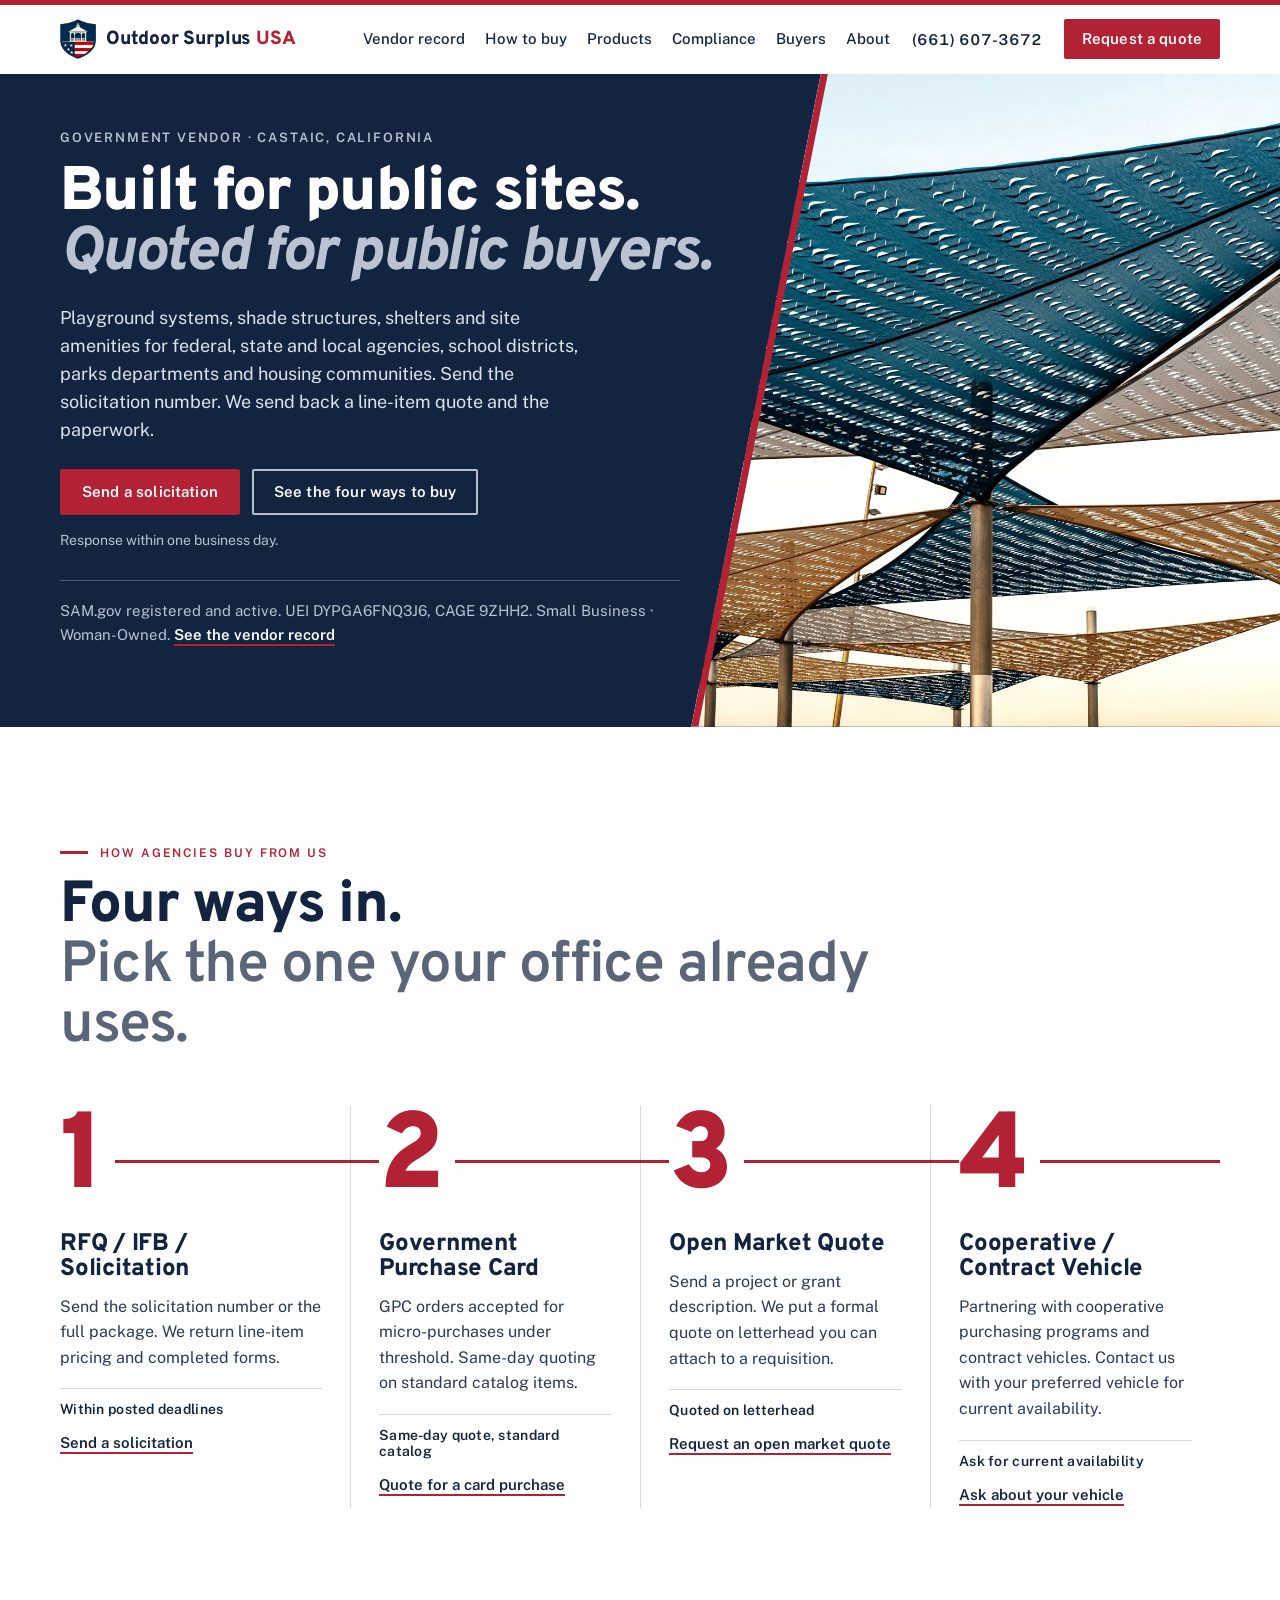
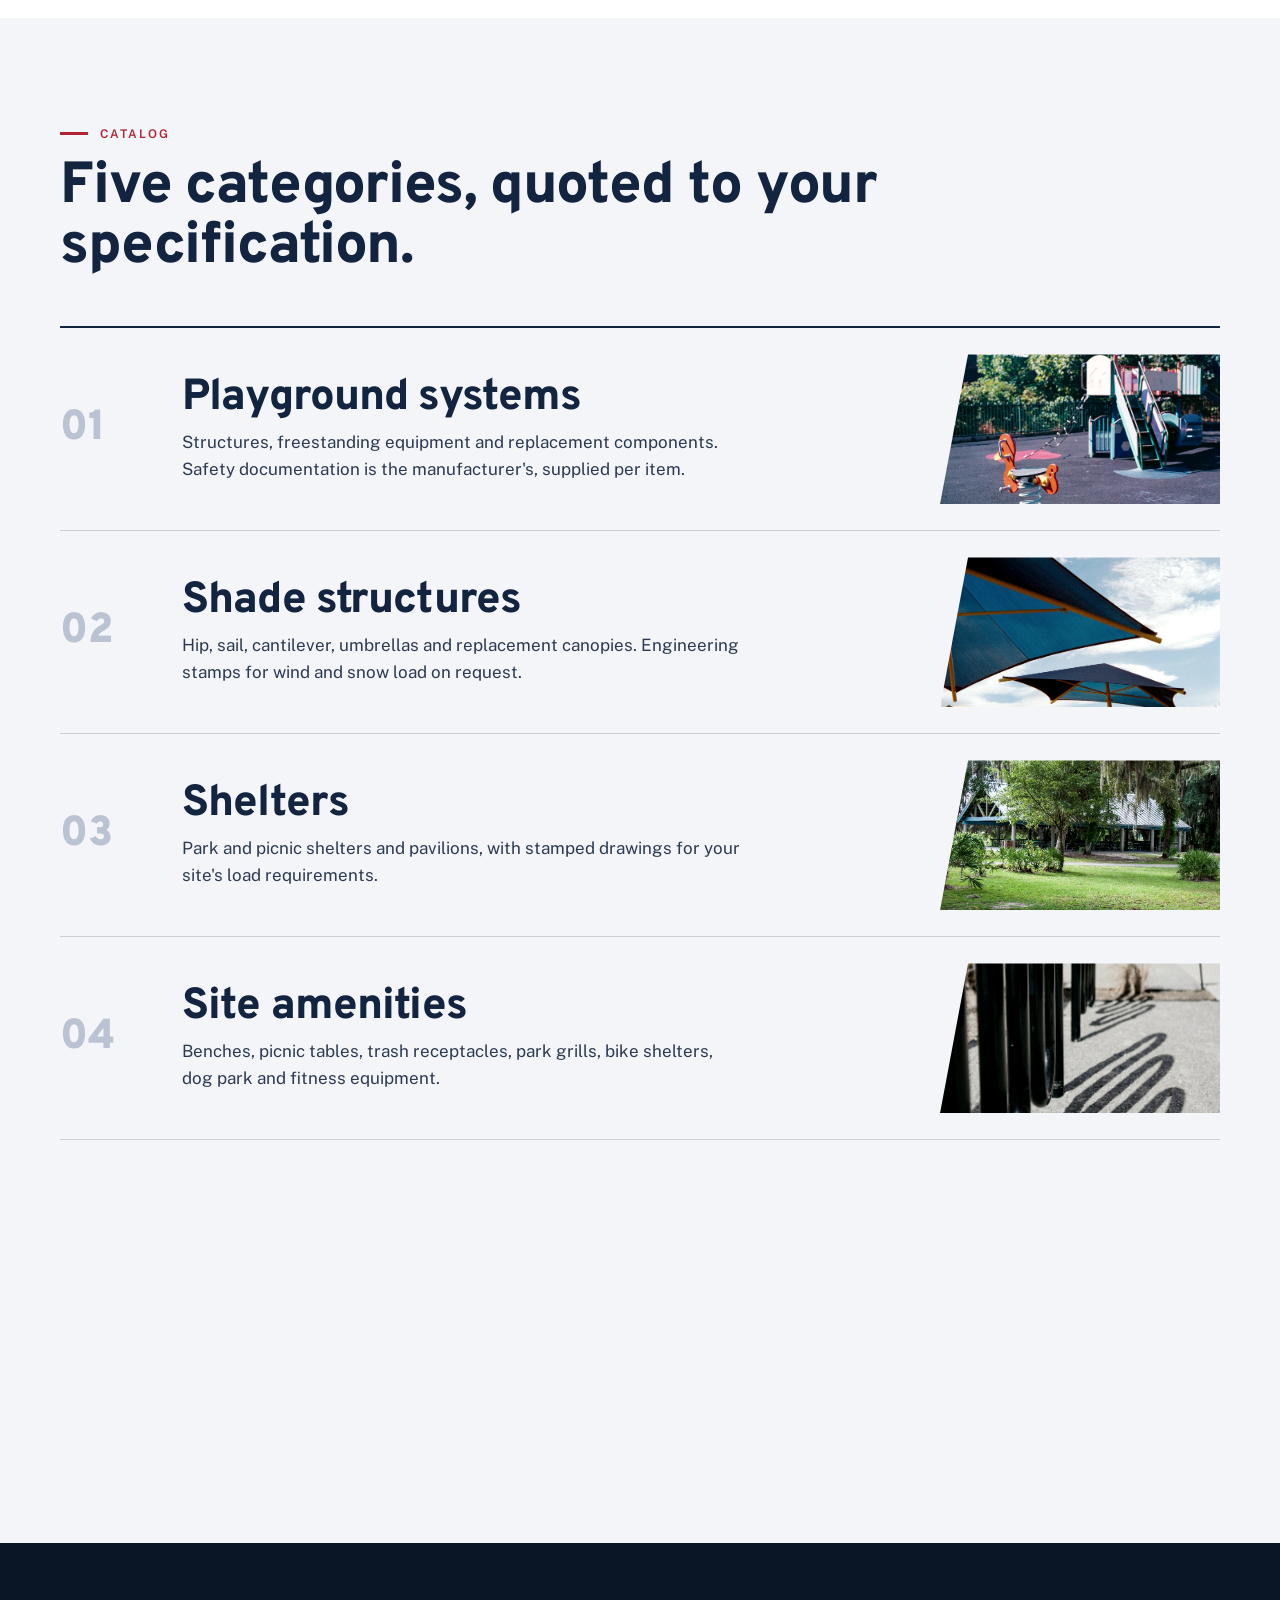
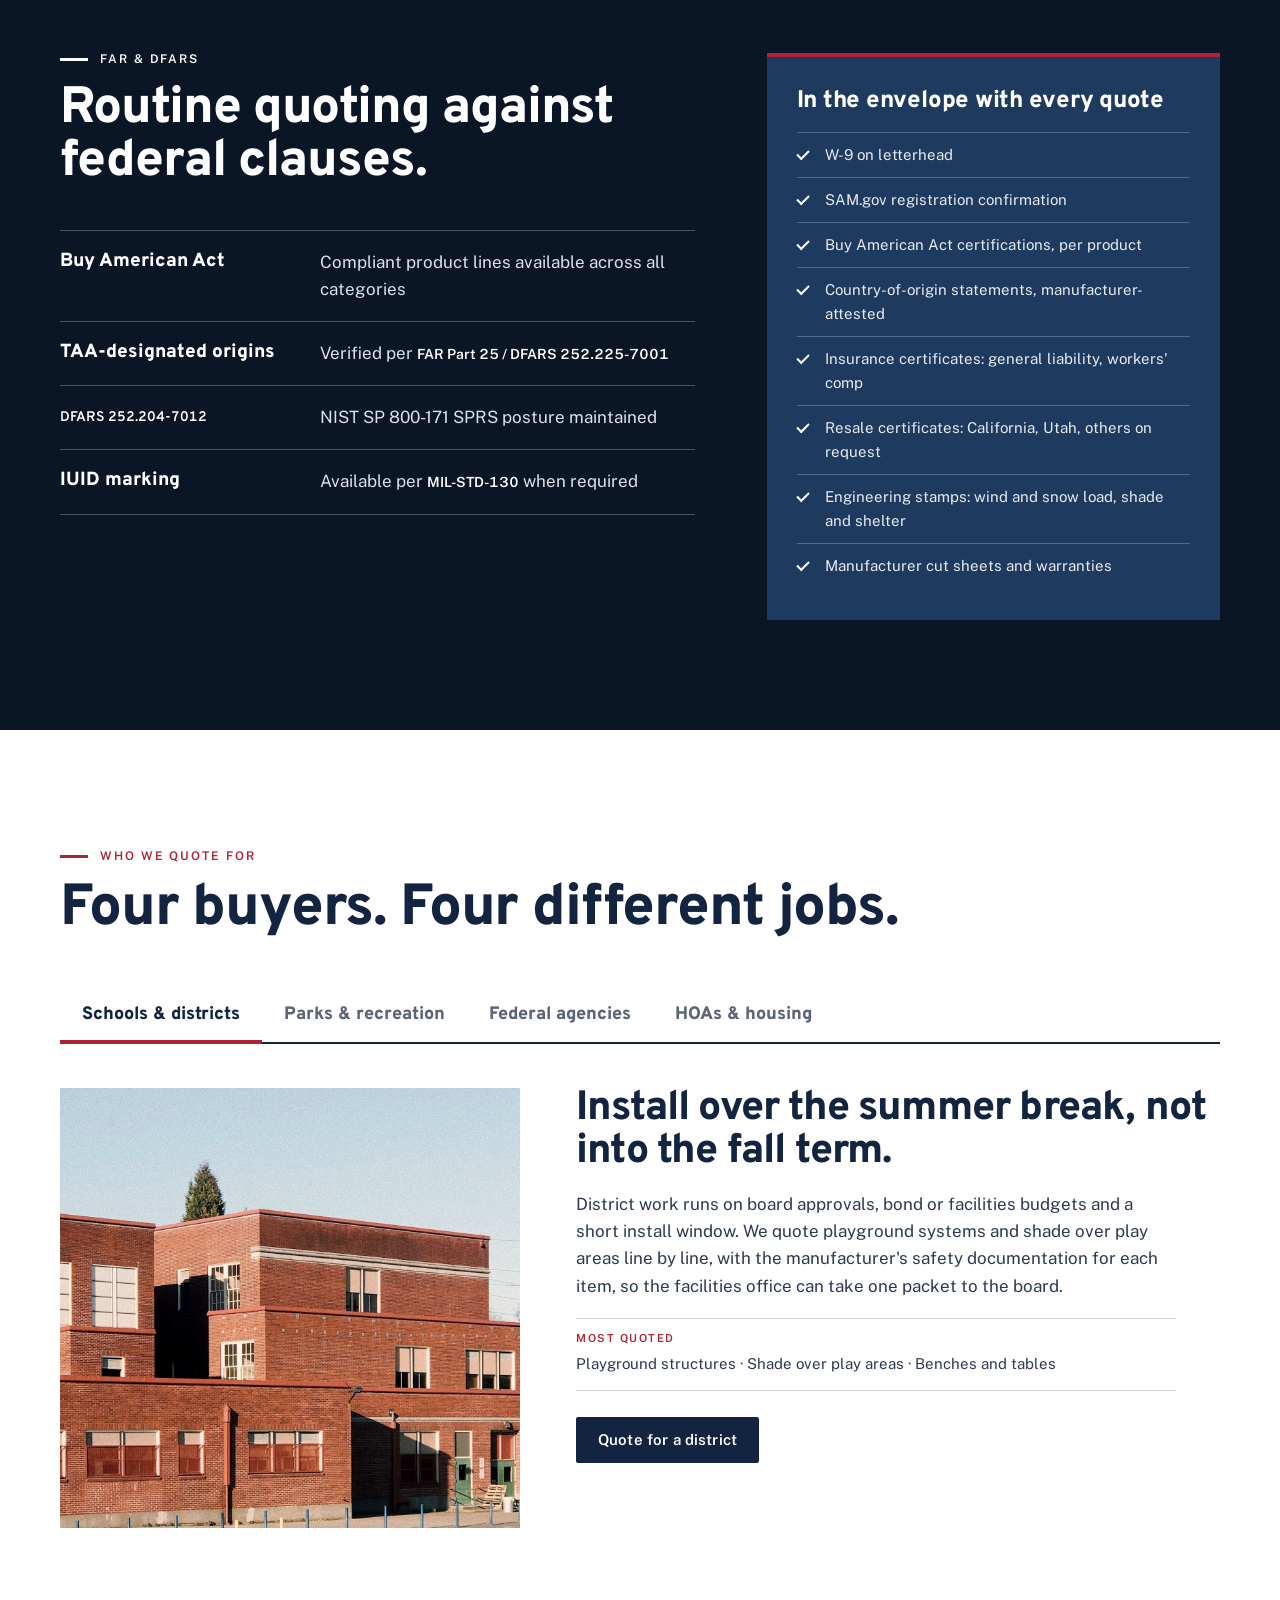
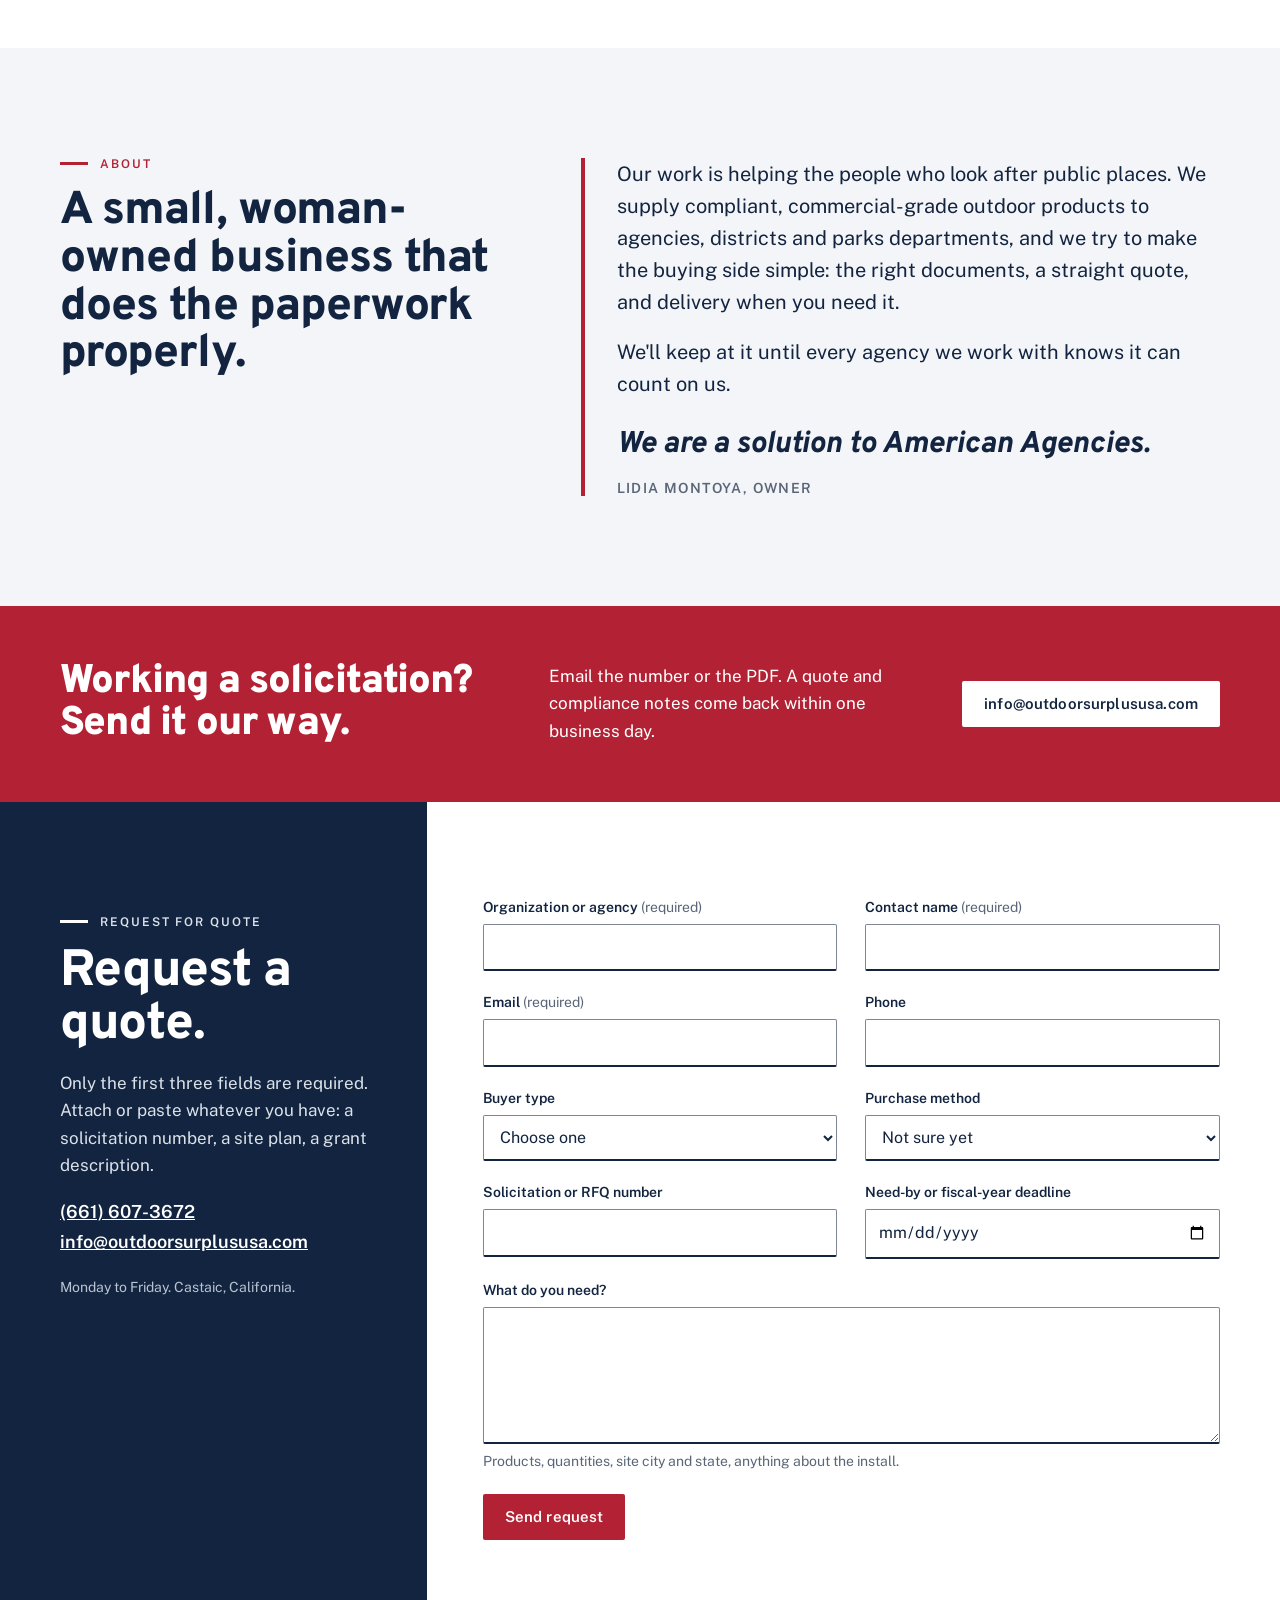
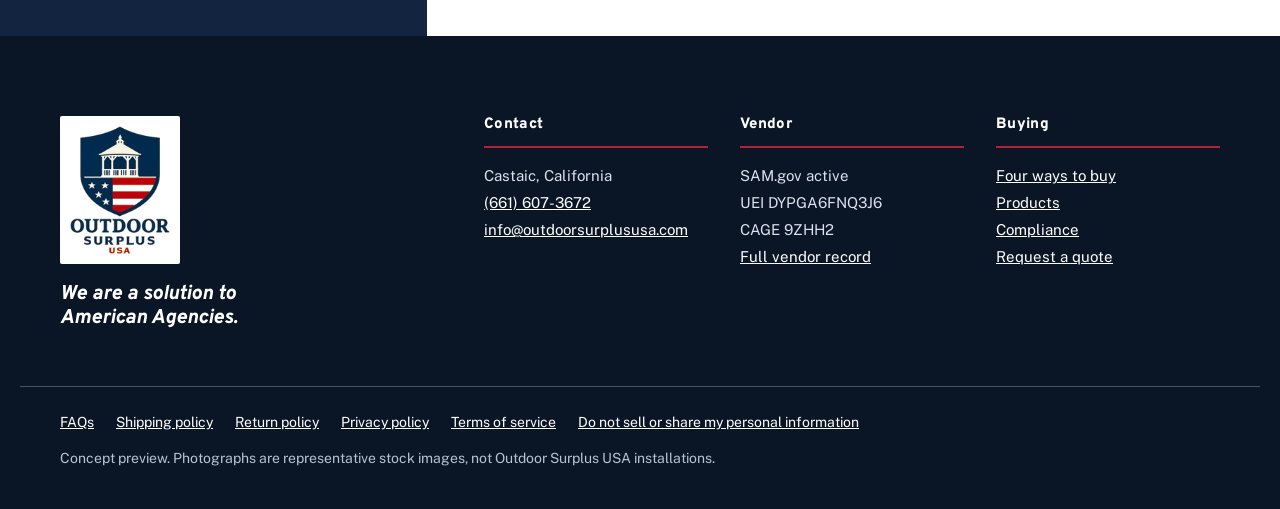
<file: index.html>
<!doctype html>
<html lang="en">
<head>
<meta charset="utf-8">
<meta name="viewport" content="width=device-width, initial-scale=1">
<title>Outdoor Surplus USA | Playground, Shade &amp; Site Amenities for Government Buyers</title>
<meta name="description" content="We are a solution to American Agencies. Playground systems, shade structures, shelters and site amenities for federal, state and local buyers. SAM.gov active, UEI DYPGA6FNQ3J6, CAGE 9ZHH2.">
<meta name="robots" content="noindex, nofollow">
<meta property="og:title" content="Outdoor Surplus USA">
<meta property="og:description" content="We are a solution to American Agencies. Playground, shade, shelters and site amenities, quoted the way public buyers buy.">
<meta property="og:type" content="website">
<meta property="og:image" content="assets/shade-sails.jpg">
<meta name="theme-color" content="#12243F">
<link rel="icon" href="assets/logo-shield.png">
<link rel="preconnect" href="https://fonts.googleapis.com">
<link rel="preconnect" href="https://fonts.gstatic.com" crossorigin>
<link href="https://fonts.googleapis.com/css2?family=Overpass:ital,wght@0,600;0,800;0,900;1,800&family=Public+Sans:wght@400;500;600&display=swap" rel="stylesheet">
<link rel="stylesheet" href="styles.css">
</head>
<body>
<a class="skip" href="#main">Skip to main content</a>

<header class="site-header">
  <div class="wrap header-row">
    <a class="brand" href="#top" aria-label="Outdoor Surplus USA, home">
      <img src="assets/logo-shield.png" alt="" width="36" height="36">
      <span class="brand-name">Outdoor Surplus <span>USA</span></span>
    </a>
    <button class="nav-toggle" type="button" data-nav-toggle aria-expanded="false" aria-controls="site-nav">Menu</button>
    <nav id="site-nav" class="site-nav" aria-label="Primary">
      <ul>
        <li><a href="vendor.html">Vendor record</a></li>
        <li><a href="#buy">How to buy</a></li>
        <li><a href="#products">Products</a></li>
        <li><a href="#compliance">Compliance</a></li>
        <li><a href="#buyers">Buyers</a></li>
        <li><a href="#about">About</a></li>
      </ul>
      <a class="nav-phone" href="tel:+16616073672">(661) 607-3672</a>
      <a class="btn btn-red" href="#quote">Request a quote</a>
    </nav>
  </div>
</header>

<main id="main">
  <!-- HERO -->
  <section class="hero" id="top" aria-labelledby="hero-title">
    <div class="hero-photo">
      <img src="assets/shade-sails.jpg" alt="Tensioned shade sails in navy and sand fabric on steel columns, seen from below against a clear sky" width="1800" height="1200">
    </div>
    <div class="wrap hero-grid">
      <div class="hero-copy">
        <p class="kicker">Government vendor &middot; Castaic, California</p>
        <h1 id="hero-title">Built for public sites.<br><em>Quoted for public buyers.</em></h1>
        <p class="lede">Playground systems, shade structures, shelters and site amenities for federal, state and local agencies, school districts, parks departments and housing communities. Send the solicitation number. We send back a line-item quote and the paperwork.</p>
        <div class="hero-actions">
          <a class="btn btn-red" href="#quote" data-quote-method="solicitation">Send a solicitation</a>
          <a class="btn btn-ghost-light" href="#buy">See the four ways to buy</a>
        </div>
        <p class="hero-note">Response within one business day.</p>
        <p class="hero-reg">SAM.gov registered and active. UEI DYPGA6FNQ3J6, CAGE 9ZHH2. Small Business &middot; <span class="nw">Woman-Owned</span>. <a href="vendor.html">See the vendor record</a></p>
      </div>
    </div>
  </section>

  <!-- FOUR PATHS -->
  <section class="paths" id="buy" aria-labelledby="buy-title">
    <div class="wrap">
      <div class="section-head" data-reveal>
        <p class="label">How agencies buy from us</p>
        <h2 id="buy-title">Four ways in. <span>Pick the one your office already uses.</span></h2>
      </div>
      <ol class="route" data-reveal>
        <li class="stop">
          <span class="num" aria-hidden="true">1</span>
          <h3>RFQ / IFB / Solicitation</h3>
          <p>Send the solicitation number or the full package. We return line-item pricing and completed forms.</p>
          <p class="term">Within posted deadlines</p>
          <a class="stop-link" href="#quote" data-quote-method="solicitation">Send a solicitation</a>
        </li>
        <li class="stop">
          <span class="num" aria-hidden="true">2</span>
          <h3>Government Purchase Card</h3>
          <p>GPC orders accepted for micro-purchases under threshold. Same-day quoting on standard catalog items.</p>
          <p class="term">Same-day quote, standard catalog</p>
          <a class="stop-link" href="#quote" data-quote-method="gpc">Quote for a card purchase</a>
        </li>
        <li class="stop">
          <span class="num" aria-hidden="true">3</span>
          <h3>Open Market Quote</h3>
          <p>Send a project or grant description. We put a formal quote on letterhead you can attach to a requisition.</p>
          <p class="term">Quoted on letterhead</p>
          <a class="stop-link" href="#quote" data-quote-method="open-market">Request an open market quote</a>
        </li>
        <li class="stop">
          <span class="num" aria-hidden="true">4</span>
          <h3>Cooperative / Contract Vehicle</h3>
          <p>Partnering with cooperative purchasing programs and contract vehicles. Contact us with your preferred vehicle for current availability.</p>
          <p class="term">Ask for current availability</p>
          <a class="stop-link" href="#quote" data-quote-method="cooperative">Ask about your vehicle</a>
        </li>
      </ol>
    </div>
  </section>

  <!-- PRODUCTS -->
  <section class="products" id="products" aria-labelledby="products-title">
    <div class="wrap">
      <div class="section-head" data-reveal>
        <p class="label">Catalog</p>
        <h2 id="products-title">Five categories, quoted to your specification.</h2>
      </div>
      <ul class="index">
        <li class="index-row" data-reveal>
          <span class="index-n" aria-hidden="true">01</span>
          <div class="index-body">
            <h3><a href="https://www.outdoorsurplususa.com/collections/all">Playground systems</a></h3>
            <p>Structures, freestanding equipment and replacement components. Safety documentation is the manufacturer's, supplied per item.</p>
          </div>
          <img src="assets/playground.jpg" alt="Empty playground with a spring rider in front of a play structure with stairs and slide" width="1400" height="1025" loading="lazy">
        </li>
        <li class="index-row" data-reveal>
          <span class="index-n" aria-hidden="true">02</span>
          <div class="index-body">
            <h3><a href="https://www.outdoorsurplususa.com/collections/all">Shade structures</a></h3>
            <p>Hip, sail, cantilever, umbrellas and replacement canopies. Engineering stamps for wind and snow load on request.</p>
          </div>
          <img src="assets/shade-umbrella.jpg" alt="Two blue shade umbrellas on steel frames against a blue sky" width="1400" height="942" loading="lazy">
        </li>
        <li class="index-row" data-reveal>
          <span class="index-n" aria-hidden="true">03</span>
          <div class="index-body">
            <h3><a href="https://www.outdoorsurplususa.com/collections/all">Shelters</a></h3>
            <p>Park and picnic shelters and pavilions, with stamped drawings for your site's load requirements.</p>
          </div>
          <img src="assets/pavilion.jpg" alt="Large open-sided park pavilion with a metal roof and rows of picnic tables beneath mature oaks" width="1800" height="930" loading="lazy">
        </li>
        <li class="index-row" data-reveal>
          <span class="index-n" aria-hidden="true">04</span>
          <div class="index-body">
            <h3><a href="https://www.outdoorsurplususa.com/collections/all">Site amenities</a></h3>
            <p>Benches, picnic tables, trash receptacles, park grills, bike shelters, dog park and fitness equipment.</p>
          </div>
          <img src="assets/bike-rack.jpg" alt="Row of black steel wave bike racks casting long shadows on a gravel path" width="1200" height="1800" loading="lazy">
        </li>
        <li class="index-row" data-reveal>
          <span class="index-n" aria-hidden="true">05</span>
          <div class="index-body">
            <h3><a href="https://www.outdoorsurplususa.com/collections/all">Greenhouses</a></h3>
            <p>Commercial greenhouses for school gardens, parks programs and municipal grounds departments.</p>
          </div>
          <p class="index-aside">Ask for current manufacturers, sizes and lead times.</p>
        </li>
      </ul>
      <p class="filter-note" data-reveal><strong>ADA-accessible options</strong> are flagged per product, the way the manufacturer documents them. Whether a finished play area or site is accessible also depends on surfacing, routes and layout at install, so we never call a whole site compliant from a catalog page. <strong>Buy American Act</strong> compliant product lines are available across all categories; country of origin is stated per product and manufacturer-attested.</p>
    </div>
  </section>

  <!-- COMPLIANCE + DOCUMENTATION -->
  <section class="compliance" id="compliance" aria-labelledby="compliance-title">
    <div class="wrap comp-grid">
      <div data-reveal>
        <p class="label label-light">FAR &amp; DFARS</p>
        <h2 id="compliance-title">Routine quoting against federal clauses.</h2>
        <dl class="clauses">
          <div><dt>Buy American Act</dt><dd>Compliant product lines available across all categories</dd></div>
          <div><dt>TAA-designated origins</dt><dd>Verified per <span class="code">FAR Part 25 / DFARS 252.225-7001</span></dd></div>
          <div><dt><span class="code">DFARS 252.204-7012</span></dt><dd>NIST SP 800-171 SPRS posture maintained</dd></div>
          <div><dt>IUID marking</dt><dd>Available per <span class="code">MIL-STD-130</span> when required</dd></div>
        </dl>
      </div>
      <div class="envelope" data-reveal>
        <h3>In the envelope with every quote</h3>
        <ul class="checks">
          <li>W-9 on letterhead</li>
          <li>SAM.gov registration confirmation</li>
          <li>Buy American Act certifications, per product</li>
          <li>Country-of-origin statements, manufacturer-attested</li>
          <li>Insurance certificates: general liability, workers' comp</li>
          <li>Resale certificates: California, Utah, others on request</li>
          <li>Engineering stamps: wind and snow load, shade and shelter</li>
          <li>Manufacturer cut sheets and warranties</li>
        </ul>
      </div>
    </div>
  </section>

  <!-- BUYERS -->
  <section class="buyers" id="buyers" aria-labelledby="buyers-title">
    <div class="wrap">
      <div class="section-head" data-reveal>
        <p class="label">Who we quote for</p>
        <h2 id="buyers-title">Four buyers. Four different jobs.</h2>
      </div>
      <div class="tabs" data-reveal>
        <div class="tablist" role="tablist" aria-label="Buyer type">
          <button role="tab" id="t-schools" aria-controls="p-schools" aria-selected="true" tabindex="0">Schools &amp; districts</button>
          <button role="tab" id="t-parks" aria-controls="p-parks" aria-selected="false" tabindex="-1">Parks &amp; recreation</button>
          <button role="tab" id="t-federal" aria-controls="p-federal" aria-selected="false" tabindex="-1">Federal agencies</button>
          <button role="tab" id="t-hoa" aria-controls="p-hoa" aria-selected="false" tabindex="-1">HOAs &amp; housing</button>
        </div>
        <div class="panel" role="tabpanel" id="p-schools" aria-labelledby="t-schools" tabindex="0">
          <img src="assets/school.jpg" alt="Brick school building above an empty blacktop with painted play markings" width="1350" height="1800" loading="lazy">
          <div class="panel-copy">
            <h3>Install over the summer break, not into the fall term.</h3>
            <p>District work runs on board approvals, bond or facilities budgets and a short install window. We quote playground systems and shade over play areas line by line, with the manufacturer's safety documentation for each item, so the facilities office can take one packet to the board.</p>
            <p class="emph"><span>Most quoted</span> Playground structures &middot; Shade over play areas &middot; Benches and tables</p>
            <a class="btn btn-navy" href="#quote" data-quote-buyer="school">Quote for a district</a>
          </div>
        </div>
        <div class="panel" role="tabpanel" id="p-parks" aria-labelledby="t-parks" tabindex="0" hidden>
          <img src="assets/park-lakeside.jpg" alt="Picnic shelters with tables and grills on a lakeside park lawn" width="1400" height="745" loading="lazy">
          <div class="panel-copy">
            <h3>Grant-funded? We quote against the award.</h3>
            <p>Parks projects are often paid from a grant with its own line items and closeout date. We break the quote into lines you can set against the award, and include origin statements where the grant requires them. Small replacements, like a canopy or a grill, can usually go on a purchase card.</p>
            <p class="emph"><span>Most quoted</span> Picnic shelters &middot; Park grills &middot; Shade sails &middot; Greenhouses</p>
            <a class="btn btn-navy" href="#quote" data-quote-buyer="parks">Quote for a parks project</a>
          </div>
        </div>
        <div class="panel" role="tabpanel" id="p-federal" aria-labelledby="t-federal" tabindex="0" hidden>
          <img src="assets/federal.jpg" alt="Corner of a white neoclassical civic building under a deep blue sky" width="1200" height="1800" loading="lazy">
          <div class="panel-copy">
            <h3>FAR and DFARS clauses, origin per line item.</h3>
            <p>For installations, campuses and visitor areas. We respond to solicitations within posted deadlines, quote against the clauses in the package and supply country-of-origin documentation per line. IUID marking is available when the contract calls for it.</p>
            <p class="emph"><span>Most quoted</span> Site furnishings &middot; Shelters &middot; Shade structures</p>
            <a class="btn btn-navy" href="#quote" data-quote-buyer="federal" data-quote-method="solicitation">Send a federal solicitation</a>
          </div>
        </div>
        <div class="panel" role="tabpanel" id="p-hoa" aria-labelledby="t-hoa" tabindex="0" hidden>
          <img src="assets/bike-rack.jpg" alt="Black steel bike racks along a gravel path beside a white building" width="1200" height="1800" loading="lazy">
          <div class="panel-copy">
            <h3>Common areas that hold up to every resident.</h3>
            <p>Housing authorities and associations usually buy on an open market quote: no solicitation, just a clear price on letterhead the board can approve. We quote commercial-grade amenities built for daily use, not consumer furniture that lasts a season.</p>
            <p class="emph"><span>Most quoted</span> Bike shelters &middot; Benches &middot; Trash receptacles &middot; Dog park equipment</p>
            <a class="btn btn-navy" href="#quote" data-quote-buyer="hoa" data-quote-method="open-market">Quote for a community</a>
          </div>
        </div>
      </div>
    </div>
  </section>

  <!-- ABOUT -->
  <section class="about" id="about" aria-labelledby="about-title">
    <div class="wrap about-grid">
      <div data-reveal>
        <p class="label">About</p>
        <h2 id="about-title">A small, woman-owned business that does the paperwork properly.</h2>
      </div>
      <blockquote class="mission" data-reveal>
        <p>Our work is helping the people who look after public places. We supply compliant, commercial-grade outdoor products to agencies, districts and parks departments, and we try to make the buying side simple: the right documents, a straight quote, and delivery when you need it.</p>
        <p>We'll keep at it until every agency we work with knows it can count on us.</p>
        <p class="tagline">We are a solution to American Agencies.</p>
        <footer>Lidia Montoya, Owner</footer>
      </blockquote>
    </div>
  </section>

  <!-- Testimonial slot: intentionally empty. Two existing testimonials are on hold until
       provenance is confirmed (16 CFR 465). Do not populate without written sign-off. -->

  <!-- CTA BAND -->
  <section class="cta-band" aria-labelledby="cta-title">
    <div class="wrap cta-row">
      <h2 id="cta-title">Working a solicitation? Send it our way.</h2>
      <p>Email the number or the PDF. A quote and compliance notes come back within one business day.</p>
      <a class="btn btn-white" href="mailto:info@outdoorsurplususa.com?subject=Solicitation">info@outdoorsurplususa.com</a>
    </div>
  </section>

  <!-- QUOTE -->
  <section class="quote" id="quote" aria-labelledby="quote-title">
    <div class="wrap quote-grid">
      <div class="quote-side">
        <p class="label label-light">Request for quote</p>
        <h2 id="quote-title">Request a quote.</h2>
        <p>Only the first three fields are required. Attach or paste whatever you have: a solicitation number, a site plan, a grant description.</p>
        <p class="contact-line"><a href="tel:+16616073672">(661) 607-3672</a><br><a href="mailto:info@outdoorsurplususa.com">info@outdoorsurplususa.com</a></p>
        <p class="small">Monday to Friday. Castaic, California.</p>
      </div>
      <form class="form" id="quote-form" novalidate>
        <div class="field">
          <label for="f-org">Organization or agency <span class="req">(required)</span></label>
          <input id="f-org" name="org" type="text" autocomplete="organization" required aria-describedby="f-org-error">
          <p class="error" id="f-org-error" hidden></p>
        </div>
        <div class="field">
          <label for="f-name">Contact name <span class="req">(required)</span></label>
          <input id="f-name" name="name" type="text" autocomplete="name" required aria-describedby="f-name-error">
          <p class="error" id="f-name-error" hidden></p>
        </div>
        <div class="field">
          <label for="f-email">Email <span class="req">(required)</span></label>
          <input id="f-email" name="email" type="email" autocomplete="email" required aria-describedby="f-email-error">
          <p class="error" id="f-email-error" hidden></p>
        </div>
        <div class="field">
          <label for="f-phone">Phone</label>
          <input id="f-phone" name="phone" type="tel" autocomplete="tel">
        </div>
        <div class="field">
          <label for="f-buyer">Buyer type</label>
          <select id="f-buyer" name="buyer">
            <option value="">Choose one</option>
            <option value="federal">Federal</option>
            <option value="state">State</option>
            <option value="municipal">County / Municipal</option>
            <option value="school">School district</option>
            <option value="parks">Parks &amp; recreation</option>
            <option value="hoa">HOA / Housing</option>
            <option value="other">Other</option>
          </select>
        </div>
        <div class="field">
          <label for="f-method">Purchase method</label>
          <select id="f-method" name="method">
            <option value="">Not sure yet</option>
            <option value="solicitation">Solicitation response (RFQ / IFB)</option>
            <option value="gpc">Government Purchase Card</option>
            <option value="open-market">Open market quote</option>
            <option value="cooperative">Cooperative / contract vehicle</option>
          </select>
        </div>
        <div class="field">
          <label for="f-sol">Solicitation or RFQ number</label>
          <input id="f-sol" name="solicitation" type="text" class="code-input">
        </div>
        <div class="field">
          <label for="f-date">Need-by or fiscal-year deadline</label>
          <input id="f-date" name="needby" type="date">
        </div>
        <div class="field field-wide">
          <label for="f-msg">What do you need?</label>
          <textarea id="f-msg" name="message" rows="5" aria-describedby="f-msg-hint"></textarea>
          <p class="hint" id="f-msg-hint">Products, quantities, site city and state, anything about the install.</p>
        </div>
        <div class="field-wide form-actions">
          <button class="btn btn-red" type="submit">Send request</button>
          <p id="form-status" class="form-status" role="status" aria-live="polite"></p>
        </div>
      </form>
    </div>
  </section>
</main>

<footer class="site-footer">
  <div class="wrap foot-grid">
    <div>
      <img src="assets/logo.png" alt="Outdoor Surplus USA" width="140" height="140" class="foot-logo">
      <p class="foot-tag">We are a solution to American Agencies.</p>
    </div>
    <div class="foot-cols">
      <div>
        <h2 class="foot-h">Contact</h2>
        <p>Castaic, California<br><a href="tel:+16616073672">(661) 607-3672</a><br><a href="mailto:info@outdoorsurplususa.com">info@outdoorsurplususa.com</a></p>
      </div>
      <div>
        <h2 class="foot-h">Vendor</h2>
        <p>SAM.gov active<br>UEI DYPGA6FNQ3J6<br>CAGE 9ZHH2<br><a href="vendor.html">Full vendor record</a></p>
      </div>
      <div>
        <h2 class="foot-h">Buying</h2>
        <ul class="foot-list">
          <li><a href="#buy">Four ways to buy</a></li>
          <li><a href="#products">Products</a></li>
          <li><a href="#compliance">Compliance</a></li>
          <li><a href="#quote">Request a quote</a></li>
        </ul>
      </div>
    </div>
  </div>
  <div class="wrap foot-links">
    <ul>
      <li><a href="https://www.outdoorsurplususa.com/pages/faqs">FAQs</a></li>
      <li><a href="https://www.outdoorsurplususa.com/policies/shipping-policy">Shipping policy</a></li>
      <li><a href="https://www.outdoorsurplususa.com/policies/refund-policy">Return policy</a></li>
      <li><a href="https://www.outdoorsurplususa.com/policies/privacy-policy">Privacy policy</a></li>
      <li><a href="https://www.outdoorsurplususa.com/policies/terms-of-service">Terms of service</a></li>
      <li><a href="https://www.outdoorsurplususa.com/pages/data-sharing-opt-out">Do not sell or share my personal information</a></li>
    </ul>
    <p>Concept preview. Photographs are representative stock images, not Outdoor Surplus USA installations.</p>
  </div>
</footer>
<script src="script.js" defer></script>
</body>
</html>
</file>
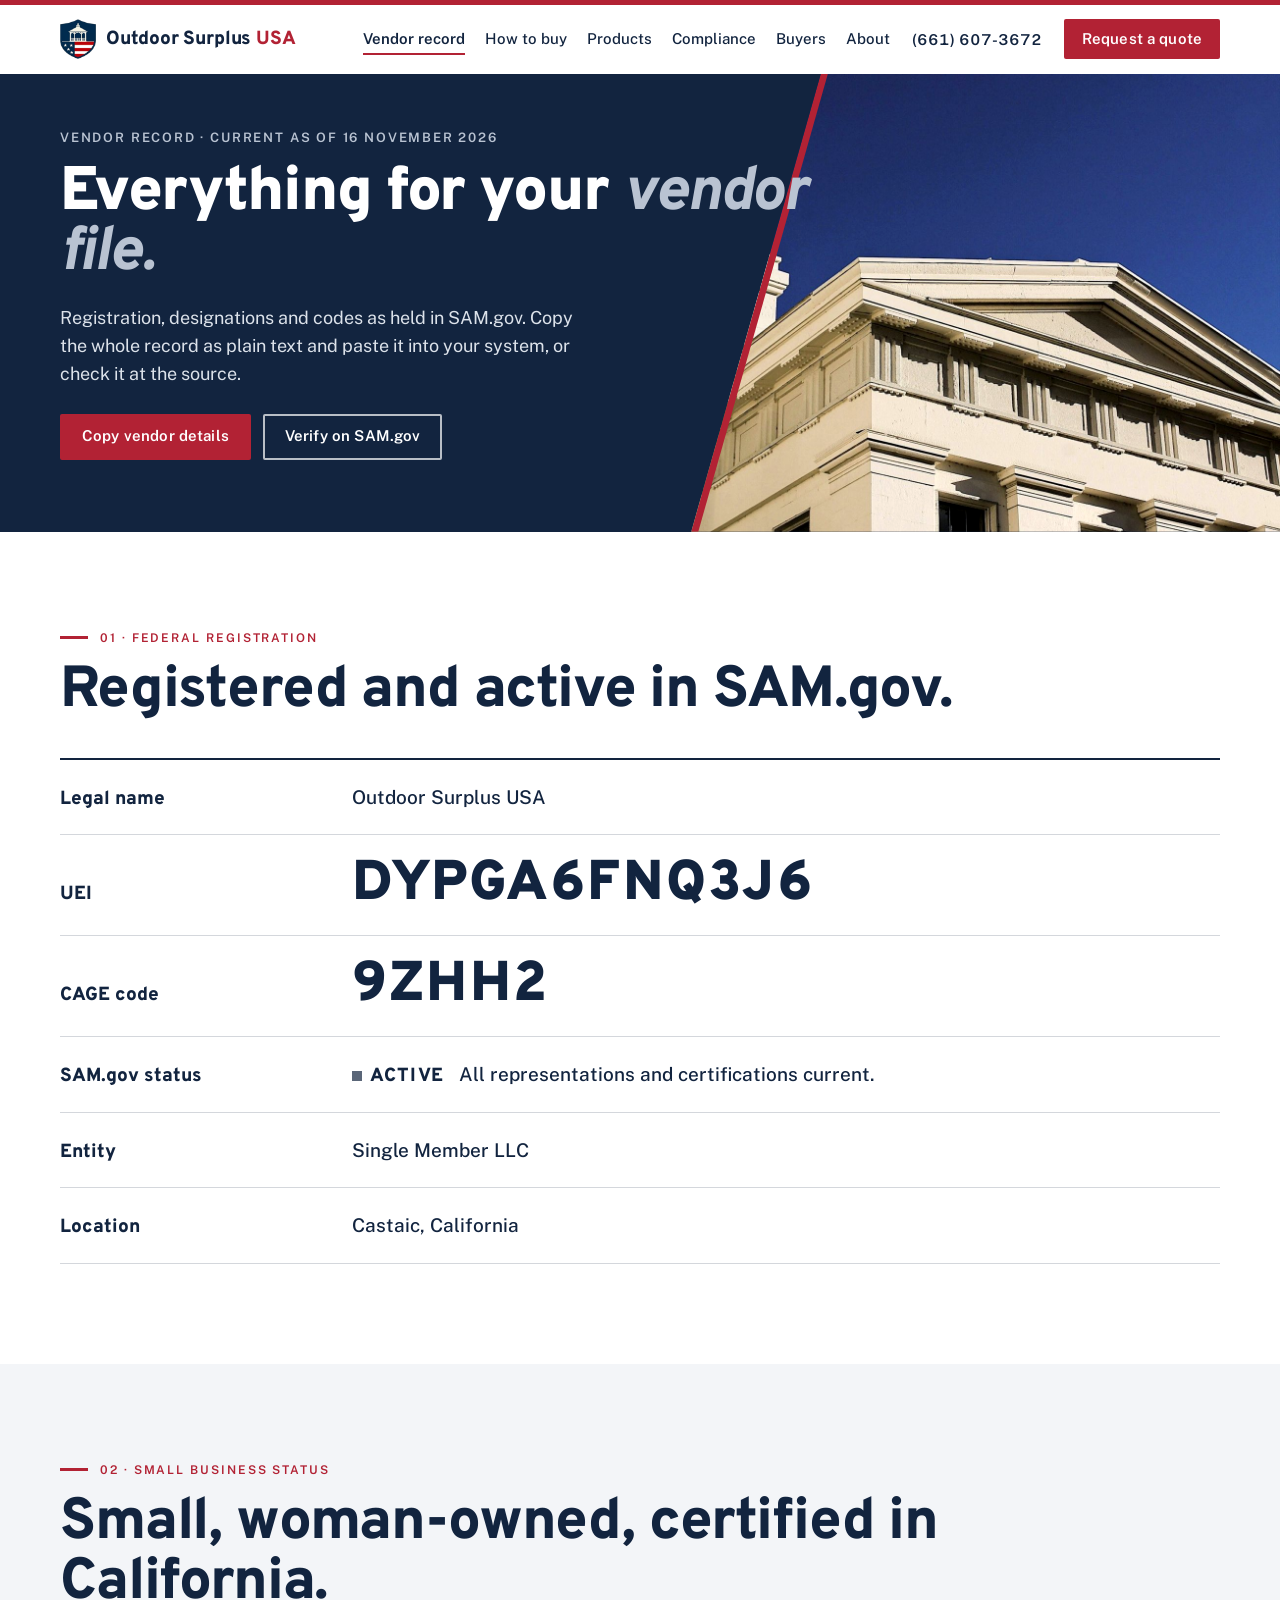
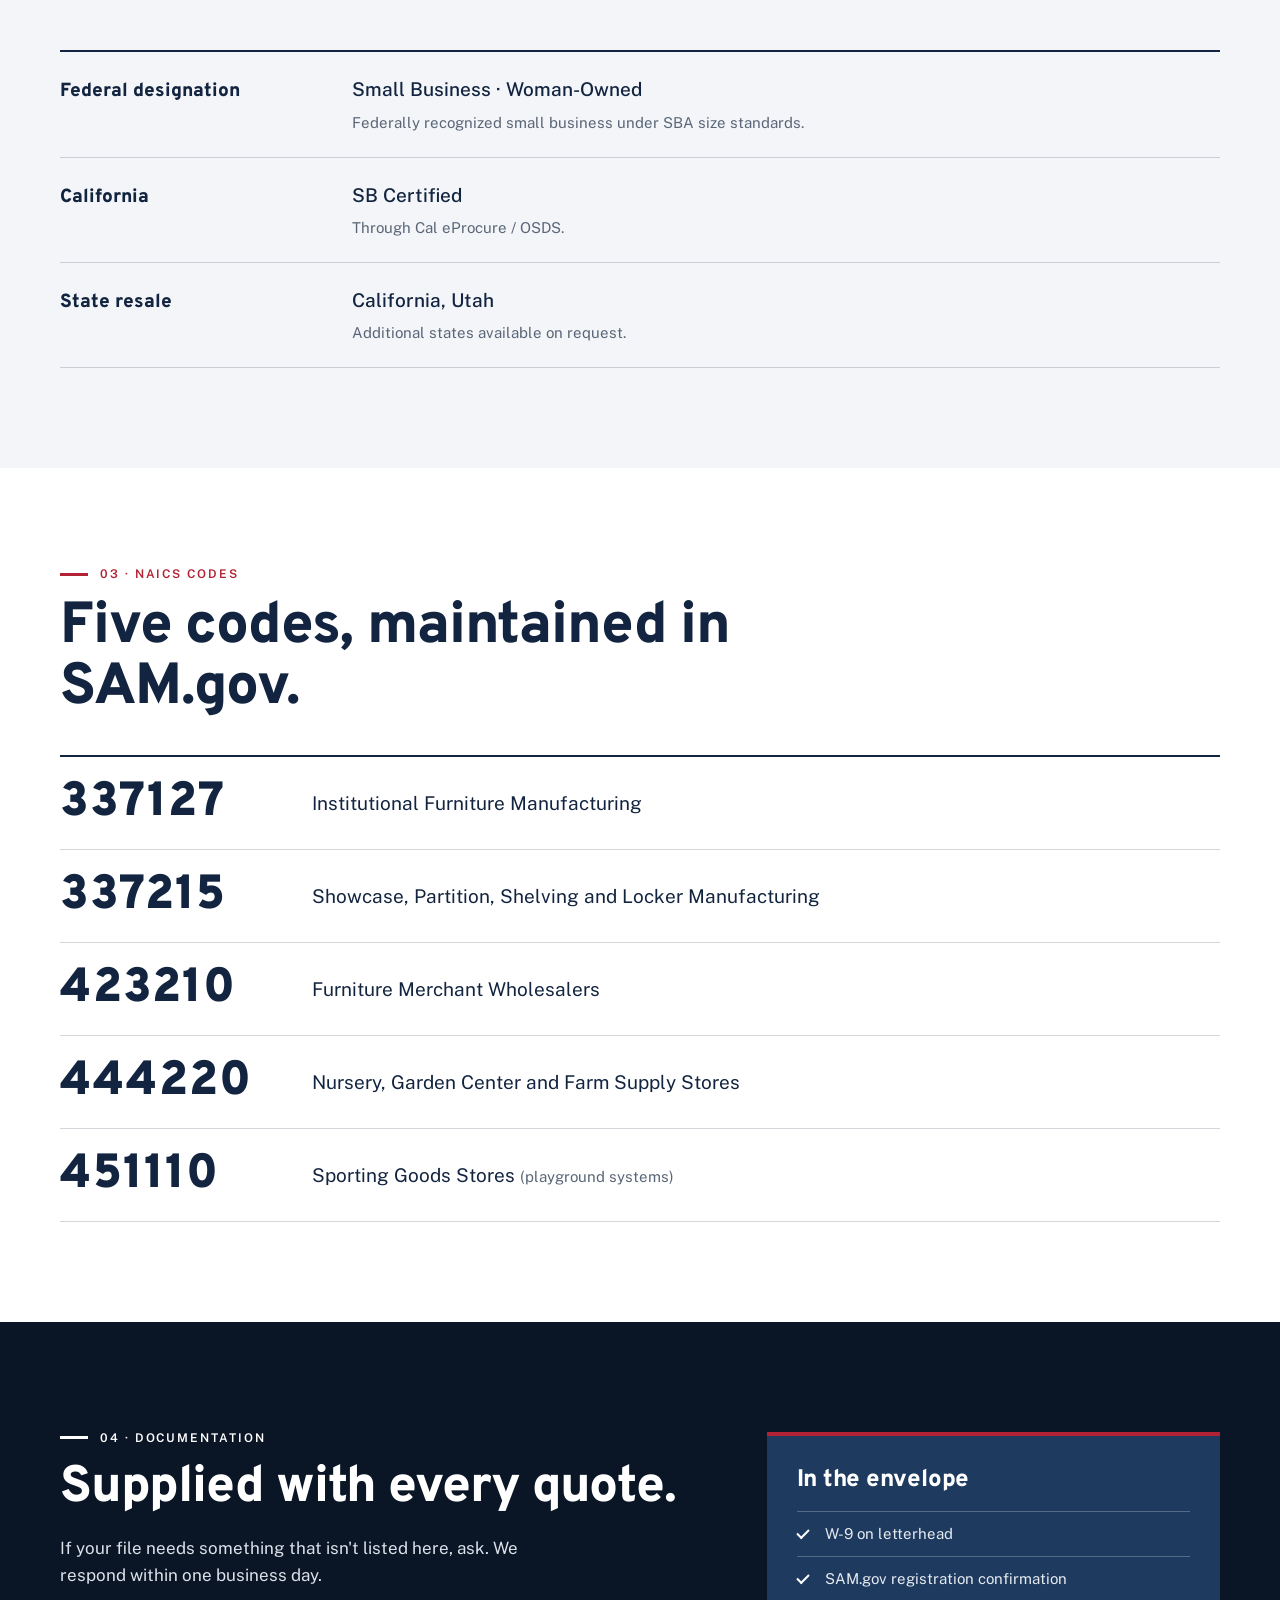
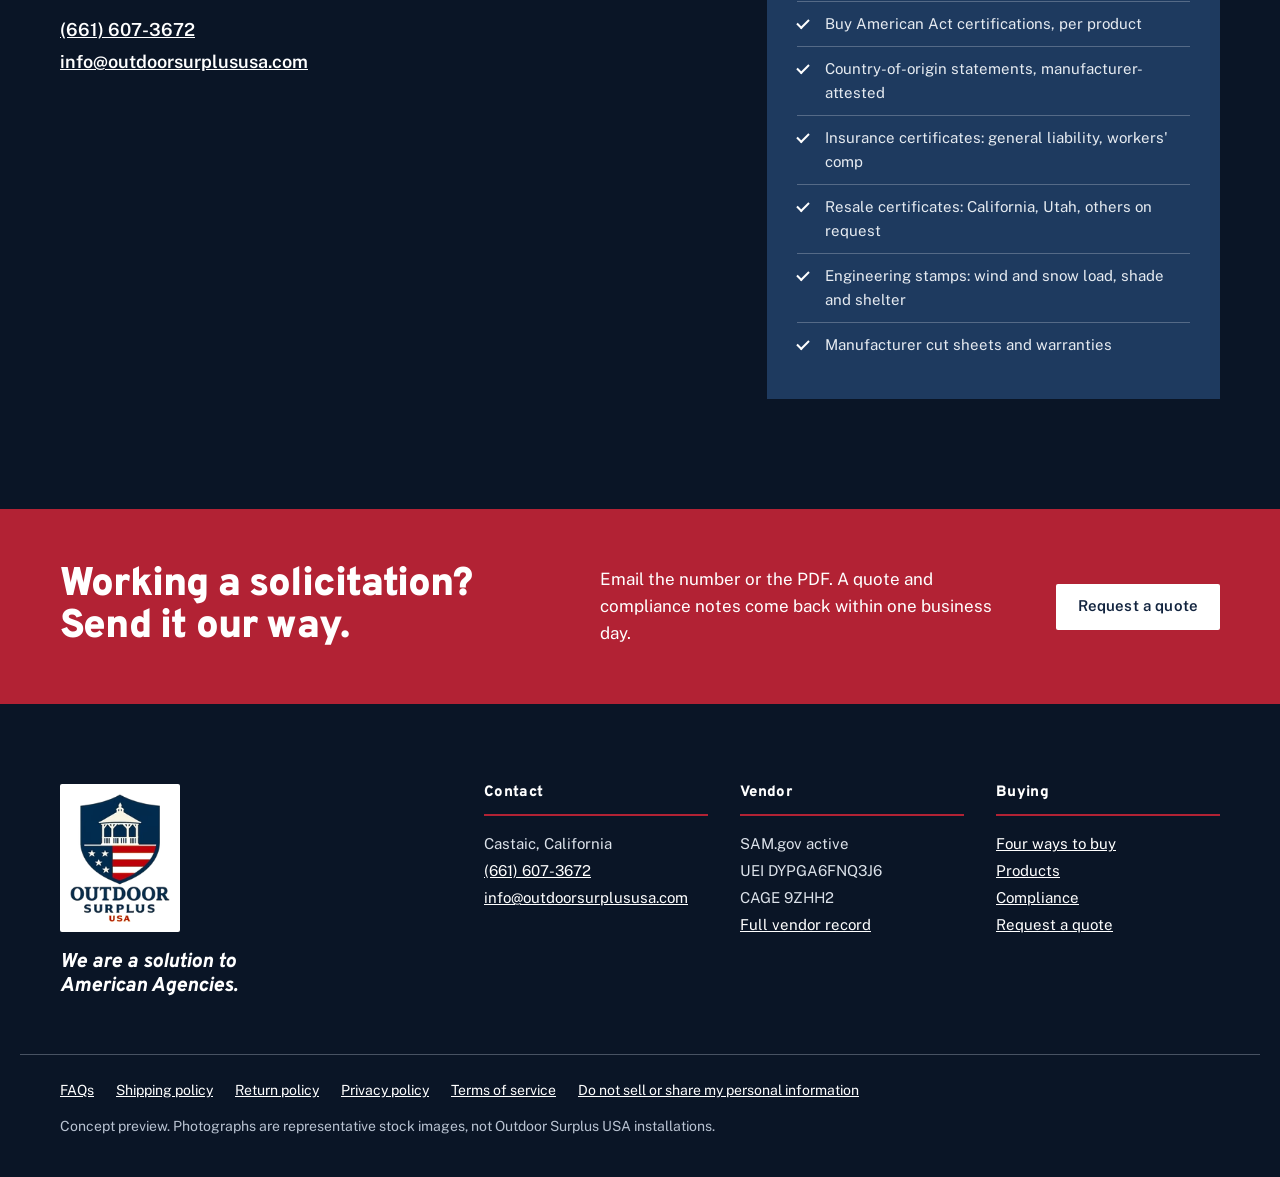
<file: vendor.html>
<!doctype html>
<html lang="en">
<head>
<meta charset="utf-8">
<meta name="viewport" content="width=device-width, initial-scale=1">
<title>Vendor Record | Outdoor Surplus USA</title>
<meta name="description" content="Outdoor Surplus USA vendor record: SAM.gov active, UEI DYPGA6FNQ3J6, CAGE 9ZHH2, Small Business · Woman-Owned, California SB certified. NAICS codes and documentation for your vendor file.">
<meta name="robots" content="noindex, nofollow">
<meta property="og:title" content="Vendor Record | Outdoor Surplus USA">
<meta property="og:description" content="We are a solution to American Agencies. Registration, designations and NAICS codes for your vendor file.">
<meta property="og:type" content="website">
<meta name="theme-color" content="#12243F">
<link rel="icon" href="assets/logo-shield.png">
<link rel="preconnect" href="https://fonts.googleapis.com">
<link rel="preconnect" href="https://fonts.gstatic.com" crossorigin>
<link href="https://fonts.googleapis.com/css2?family=Overpass:ital,wght@0,600;0,800;0,900;1,800&family=Public+Sans:wght@400;500;600&display=swap" rel="stylesheet">
<link rel="stylesheet" href="styles.css">
</head>
<body>
<a class="skip" href="#main">Skip to main content</a>

<header class="site-header">
  <div class="wrap header-row">
    <a class="brand" href="index.html" aria-label="Outdoor Surplus USA, home">
      <img src="assets/logo-shield.png" alt="" width="36" height="36">
      <span class="brand-name">Outdoor Surplus <span>USA</span></span>
    </a>
    <button class="nav-toggle" type="button" data-nav-toggle aria-expanded="false" aria-controls="site-nav">Menu</button>
    <nav id="site-nav" class="site-nav" aria-label="Primary">
      <ul>
        <li><a href="vendor.html" aria-current="page">Vendor record</a></li>
        <li><a href="index.html#buy">How to buy</a></li>
        <li><a href="index.html#products">Products</a></li>
        <li><a href="index.html#compliance">Compliance</a></li>
        <li><a href="index.html#buyers">Buyers</a></li>
        <li><a href="index.html#about">About</a></li>
      </ul>
      <a class="nav-phone" href="tel:+16616073672">(661) 607-3672</a>
      <a class="btn btn-red" href="index.html#quote">Request a quote</a>
    </nav>
  </div>
</header>

<main id="main">
  <section class="hero hero--page" aria-labelledby="page-title">
    <div class="hero-photo">
      <img src="assets/federal.jpg" alt="Corner of a white neoclassical civic building under a deep blue sky" width="1200" height="1800">
    </div>
    <div class="wrap hero-grid">
      <div class="hero-copy">
        <p class="kicker">Vendor record &middot; Current as of 16 November 2026</p>
        <h1 id="page-title">Everything for your <em>vendor file.</em></h1>
        <p class="lede">Registration, designations and codes as held in SAM.gov. Copy the whole record as plain text and paste it into your system, or check it at the source.</p>
        <div class="hero-actions">
          <button class="btn btn-red" type="button" data-copy-vendor aria-describedby="copy-status"><span data-copy-label>Copy vendor details</span></button>
          <a class="btn btn-ghost-light" href="https://sam.gov/" rel="noopener">Verify on SAM.gov</a>
        </div>
        <p class="hero-note" id="copy-status" aria-live="polite"></p>
      </div>
    </div>
  </section>

  <section class="vr" aria-labelledby="reg-title">
    <div class="wrap">
      <div class="section-head">
        <p class="label">01 &middot; Federal registration</p>
        <h2 id="reg-title">Registered and active in SAM.gov.</h2>
      </div>
      <dl class="vr-rows">
        <div class="vr-row"><dt>Legal name</dt><dd>Outdoor Surplus USA</dd></div>
        <div class="vr-row vr-row--id"><dt>UEI</dt><dd>DYPGA6FNQ3J6</dd></div>
        <div class="vr-row vr-row--id"><dt>CAGE code</dt><dd>9ZHH2</dd></div>
        <div class="vr-row"><dt>SAM.gov status</dt><dd><span class="state"><span class="dot" aria-hidden="true"></span>Active</span> All representations and certifications current.</dd></div>
        <div class="vr-row"><dt>Entity</dt><dd>Single Member LLC</dd></div>
        <div class="vr-row"><dt>Location</dt><dd>Castaic, California</dd></div>
      </dl>
    </div>
  </section>

  <section class="vr vr--paper" aria-labelledby="sb-title">
    <div class="wrap">
      <div class="section-head">
        <p class="label">02 &middot; Small business status</p>
        <h2 id="sb-title">Small, woman-owned, certified in California.</h2>
      </div>
      <dl class="vr-rows">
        <div class="vr-row"><dt>Federal designation</dt><dd>Small Business &middot; <span class="nw">Woman-Owned</span><span class="vr-note">Federally recognized small business under SBA size standards.</span></dd></div>
        <div class="vr-row"><dt>California</dt><dd>SB Certified<span class="vr-note">Through Cal eProcure / OSDS.</span></dd></div>
        <div class="vr-row"><dt>State resale</dt><dd>California, Utah<span class="vr-note">Additional states available on request.</span></dd></div>
      </dl>
    </div>
  </section>

  <section class="vr" aria-labelledby="naics-title">
    <div class="wrap">
      <div class="section-head">
        <p class="label">03 &middot; NAICS codes</p>
        <h2 id="naics-title">Five codes, maintained in SAM.gov.</h2>
      </div>
      <ul class="index naics">
        <li class="index-row"><span class="naics-code">337127</span><p>Institutional Furniture Manufacturing</p></li>
        <li class="index-row"><span class="naics-code">337215</span><p>Showcase, Partition, Shelving and Locker Manufacturing</p></li>
        <li class="index-row"><span class="naics-code">423210</span><p>Furniture Merchant Wholesalers</p></li>
        <li class="index-row"><span class="naics-code">444220</span><p>Nursery, Garden Center and Farm Supply Stores</p></li>
        <li class="index-row"><span class="naics-code">451110</span><p>Sporting Goods Stores <span class="vr-note vr-note--inline">(playground systems)</span></p></li>
      </ul>
    </div>
  </section>

  <section class="compliance" aria-labelledby="docs-title">
    <div class="wrap comp-grid">
      <div>
        <p class="label label-light">04 &middot; Documentation</p>
        <h2 id="docs-title">Supplied with every quote.</h2>
        <p class="vr-lede">If your file needs something that isn't listed here, ask. We respond within one business day.</p>
        <p class="vr-contact"><a href="tel:+16616073672">(661) 607-3672</a><br><a href="mailto:info@outdoorsurplususa.com?subject=Vendor%20file">info@outdoorsurplususa.com</a></p>
      </div>
      <div class="envelope">
        <h3>In the envelope</h3>
        <ul class="checks">
          <li>W-9 on letterhead</li>
          <li>SAM.gov registration confirmation</li>
          <li>Buy American Act certifications, per product</li>
          <li>Country-of-origin statements, manufacturer-attested</li>
          <li>Insurance certificates: general liability, workers' comp</li>
          <li>Resale certificates: California, Utah, others on request</li>
          <li>Engineering stamps: wind and snow load, shade and shelter</li>
          <li>Manufacturer cut sheets and warranties</li>
        </ul>
      </div>
    </div>
  </section>

  <section class="cta-band" aria-labelledby="cta-title">
    <div class="wrap cta-row">
      <h2 id="cta-title">Working a solicitation? Send it our way.</h2>
      <p>Email the number or the PDF. A quote and compliance notes come back within one business day.</p>
      <a class="btn btn-white" href="index.html#quote">Request a quote</a>
    </div>
  </section>
</main>

<footer class="site-footer">
  <div class="wrap foot-grid">
    <div>
      <img src="assets/logo.png" alt="Outdoor Surplus USA" width="140" height="140" class="foot-logo">
      <p class="foot-tag">We are a solution to American Agencies.</p>
    </div>
    <div class="foot-cols">
      <div>
        <h2 class="foot-h">Contact</h2>
        <p>Castaic, California<br><a href="tel:+16616073672">(661) 607-3672</a><br><a href="mailto:info@outdoorsurplususa.com">info@outdoorsurplususa.com</a></p>
      </div>
      <div>
        <h2 class="foot-h">Vendor</h2>
        <p>SAM.gov active<br>UEI DYPGA6FNQ3J6<br>CAGE 9ZHH2<br><a href="vendor.html">Full vendor record</a></p>
      </div>
      <div>
        <h2 class="foot-h">Buying</h2>
        <ul class="foot-list">
          <li><a href="index.html#buy">Four ways to buy</a></li>
          <li><a href="index.html#products">Products</a></li>
          <li><a href="index.html#compliance">Compliance</a></li>
          <li><a href="index.html#quote">Request a quote</a></li>
        </ul>
      </div>
    </div>
  </div>
  <div class="wrap foot-links">
    <ul>
      <li><a href="https://www.outdoorsurplususa.com/pages/faqs">FAQs</a></li>
      <li><a href="https://www.outdoorsurplususa.com/policies/shipping-policy">Shipping policy</a></li>
      <li><a href="https://www.outdoorsurplususa.com/policies/refund-policy">Return policy</a></li>
      <li><a href="https://www.outdoorsurplususa.com/policies/privacy-policy">Privacy policy</a></li>
      <li><a href="https://www.outdoorsurplususa.com/policies/terms-of-service">Terms of service</a></li>
      <li><a href="https://www.outdoorsurplususa.com/pages/data-sharing-opt-out">Do not sell or share my personal information</a></li>
    </ul>
    <p>Concept preview. Photographs are representative stock images, not Outdoor Surplus USA installations.</p>
  </div>
</footer>
<script src="script.js" defer></script>
</body>
</html>
</file>
<file: styles.css>
/* Outdoor Surplus USA, Variation A: "Wayfinding"
   Overpass (a descendant of the US highway sign alphabet) for display,
   Public Sans (USWDS) for reading, UI and reference codes. */

:root {
  --navy: #12243F;
  --navy-deep: #0A1526;
  --navy-mid: #1E3A5F;
  --red: #B22234;
  --red-dark: #8F1B2A;
  --steel: #5A6678;
  --mist: #B9C3D2;
  --paper: #F3F5F8;
  --white: #FFFFFF;
  --cream: #F5F1E6;
  --hair: rgba(18, 36, 63, .18);
  --hair-strong: rgba(18, 36, 63, .55);
  --hair-light: rgba(185, 195, 210, .35);

  --display: "Overpass", "Public Sans", "Segoe UI", Arial, sans-serif;
  --sans: "Public Sans", "Segoe UI", system-ui, -apple-system, Arial, sans-serif;
  --mono: var(--sans);

  --r: 2px;
  --wrap: 1240px;
  --gut: 20px;
}
@media (min-width: 700px) { :root { --gut: 40px; } }

*, *::before, *::after { box-sizing: border-box; }
html { scroll-behavior: smooth; -webkit-text-size-adjust: 100%; overflow-x: hidden; }
@media (prefers-reduced-motion: reduce) { html { scroll-behavior: auto; } }
body {
  margin: 0;
  background: var(--white);
  color: var(--navy);
  font: 400 17px/1.6 var(--sans);
  overflow-x: hidden;
}
img { display: block; max-width: 100%; height: auto; }
a { color: inherit; }
h1, h2, h3 { margin: 0; font-family: var(--display); font-weight: 800; line-height: 1.04; letter-spacing: -.01em; }
p { margin: 0; }
ul, ol { margin: 0; padding: 0; list-style: none; }
.wrap { max-width: var(--wrap); margin: 0 auto; padding: 0 var(--gut); }
.code { font-weight: 600; font-variant-numeric: tabular-nums; }

:focus-visible { outline: 3px solid var(--red); outline-offset: 3px; }
.hero :focus-visible, .compliance :focus-visible, .quote-side :focus-visible,
.site-footer :focus-visible, .cta-band :focus-visible { outline-color: var(--white); }

.skip {
  position: absolute; left: 12px; top: -60px; z-index: 100;
  background: var(--navy); color: var(--white); padding: 10px 16px; text-decoration: none; border-radius: var(--r);
}
.skip:focus { top: 12px; }

/* ---------- Buttons ---------- */
.btn {
  display: inline-flex; align-items: center; justify-content: center; gap: 8px;
  min-height: 46px; padding: 12px 20px;
  font: 600 15px/1.1 var(--sans); letter-spacing: .01em;
  text-decoration: none; border: 2px solid transparent; border-radius: var(--r);
  cursor: pointer; transition: background-color .15s, color .15s, border-color .15s;
}
.btn-red { background: var(--red); color: var(--white); }
.btn-red:hover { background: var(--red-dark); }
.btn-navy { background: var(--navy); color: var(--white); }
.btn-navy:hover { background: var(--navy-mid); }
.btn-ghost-light { background: transparent; color: var(--white); border-color: rgba(255,255,255,.7); }
.btn-ghost-light:hover { background: var(--white); color: var(--navy); }
.btn-white { background: var(--white); color: var(--navy); }
.btn-white:hover { background: var(--navy); color: var(--white); }

.label {
  font: 600 12px/1 var(--sans); letter-spacing: .16em; text-transform: uppercase; color: var(--red);
  display: flex; align-items: center; gap: 12px; margin-bottom: 18px;
}
.label::before { content: ""; width: 28px; height: 3px; background: currentColor; }
.label-light { color: var(--white); }
.label-light::before { background: var(--white); }

/* ---------- Header ---------- */
.site-header {
  position: sticky; top: 0; z-index: 50;
  background: var(--white); border-top: 5px solid var(--red);
  border-bottom: 1px solid transparent; transition: border-color .2s;
}
.site-header.is-scrolled { border-bottom-color: var(--hair); }
.header-row { display: flex; align-items: center; gap: 24px; min-height: 68px; }
.brand { display: flex; align-items: center; gap: 10px; text-decoration: none; margin-right: auto; }
.brand-name { font: 800 19px/1 var(--display); letter-spacing: -.01em; }
.brand-name span { color: var(--red); }
.nav-toggle {
  display: none; font: 600 15px var(--sans); background: none; color: var(--navy);
  border: 2px solid var(--navy); border-radius: var(--r); padding: 8px 14px; cursor: pointer;
}
.site-nav { display: flex; align-items: center; gap: 22px; }
.site-nav ul { display: flex; gap: 20px; }
.site-nav ul a { font: 500 15px var(--sans); text-decoration: none; padding: 6px 0; border-bottom: 2px solid transparent; }
.site-nav ul a:hover { border-bottom-color: var(--red); }
.nav-phone { font: 600 15px var(--sans); text-decoration: none; font-variant-numeric: tabular-nums; }
.site-nav .btn { min-height: 40px; padding: 9px 16px; }

@media (max-width: 1080px) {
  .nav-toggle { display: inline-block; }
  .site-nav {
    display: none; position: absolute; left: 0; right: 0; top: 100%;
    flex-direction: column; align-items: stretch; gap: 0;
    background: var(--white); border-bottom: 3px solid var(--navy); padding: 8px var(--gut) 20px;
  }
  .site-nav.is-open { display: flex; }
  .site-nav ul { flex-direction: column; gap: 0; }
  .site-nav ul a { display: block; padding: 14px 0; border-bottom: 1px solid var(--hair); }
  .nav-phone { padding: 16px 0; }
}

/* ---------- Hero ---------- */
.hero { position: relative; background: var(--navy); color: var(--white); overflow: hidden; }
.hero-photo { z-index: 0;
  position: absolute; inset: 0 0 0 auto; width: 46%;
  clip-path: polygon(22% 0, 100% 0, 100% 100%, 0 100%);
}
.hero-photo img { width: 100%; height: 100%; object-fit: cover; filter: saturate(.9) contrast(1.05); }
.hero-photo::after {
  content: ""; position: absolute; left: 0; top: 0; bottom: 0; width: 100%;
  clip-path: polygon(22% 0, 23.2% 0, 1.2% 100%, 0 100%); background: var(--red);
}
.hero-grid { position: relative; padding-top: 56px; padding-bottom: 80px; }
.hero-copy { max-width: 780px; }
.kicker { font: 600 13px/1.2 var(--sans); letter-spacing: .14em; text-transform: uppercase; color: var(--mist); margin-bottom: 18px; }
.hero h1 { font-size: clamp(40px, 4.8vw, 70px); font-weight: 900; letter-spacing: -.025em; line-height: .98; }
.hero h1 em { font-style: italic; font-weight: 800; color: var(--mist); }
.lede { margin-top: 20px; font-size: 18px; line-height: 1.55; color: #DCE2EA; max-width: 540px; }
.hero-actions { display: flex; flex-wrap: wrap; gap: 12px; margin-top: 26px; }
.hero-note { margin-top: 14px; font-size: 14px; color: var(--mist); }

@media (max-width: 860px) {
  .hero-photo { position: relative; width: auto; height: 260px; clip-path: polygon(0 18%, 100% 0, 100% 100%, 0 100%); }
  .hero-photo::after { display: none; }
  .hero { display: flex; flex-direction: column-reverse; }
  .hero-grid { padding-top: 44px; padding-bottom: 36px; }
}

/* ---------- Section heads ---------- */
.section-head { margin-bottom: 48px; max-width: 900px; }
.section-head h2 { font-size: clamp(34px, 4.6vw, 58px); letter-spacing: -.02em; }
.section-head h2 span { display: block; color: var(--steel); font-weight: 600; }

/* ---------- Four paths ---------- */
.paths { padding: 120px 0 110px; }
.route { display: grid; grid-template-columns: repeat(4, 1fr); position: relative; counter-reset: stop; }
.route::before {
  content: ""; position: absolute; left: 0; right: 0; top: 54px; height: 3px; background: var(--red);
}
.stop { position: relative; padding: 0 28px 0 0; }
.stop + .stop { padding-left: 28px; border-left: 1px solid var(--hair); }
.stop .num {
  display: inline-block; position: relative; z-index: 1;
  font: 900 108px/1 var(--display); color: var(--red); background: var(--white);
  padding-right: 14px; letter-spacing: -.04em;
}
.stop h3 { margin-top: 18px; font-size: 24px; font-weight: 800; }
.stop p { margin-top: 12px; font-size: 16px; color: #2B3A52; }
.stop .term { font: 600 14px var(--sans); color: var(--navy); letter-spacing: .02em; border-top: 1px solid var(--hair); padding-top: 12px; margin-top: 18px; }
.stop-link { display: inline-block; margin-top: 14px; font-weight: 600; font-size: 15px; text-decoration: underline; text-decoration-color: var(--red); text-decoration-thickness: 2px; text-underline-offset: 4px; }
.stop-link:hover { color: var(--red); }

@media (max-width: 900px) {
  .route { grid-template-columns: 1fr 1fr; row-gap: 48px; }
  .route::before { display: none; }
  .stop:nth-child(3) { padding-left: 0; border-left: 0; }
  .stop .num { font-size: 80px; border-bottom: 3px solid var(--red); padding-right: 0; }
}
@media (max-width: 560px) {
  .route { grid-template-columns: 1fr; }
  .stop, .stop + .stop { padding: 0; border-left: 0; }
  .paths { padding: 72px 0; }
}

/* ---------- Products index ---------- */
.products { background: var(--paper); padding: 110px 0; }
.index { border-top: 2px solid var(--navy); }
.index-row {
  display: grid; grid-template-columns: 90px 1fr 280px; gap: 32px; align-items: center;
  padding: 26px 0; border-bottom: 1px solid var(--hair); position: relative;
}
.index-row::before { content: ""; position: absolute; left: -16px; top: 0; bottom: 0; width: 4px; background: var(--red); transform: scaleY(0); transition: transform .2s; }
.index-row:hover::before, .index-row:focus-within::before { transform: scaleY(1); }
.index-n { font: 900 42px/1 var(--display); color: var(--mist); }
.index-row:hover .index-n { color: var(--red); }
.index-body h3 { font-size: clamp(28px, 3.4vw, 44px); font-weight: 800; letter-spacing: -.02em; }
.index-body h3 a { text-decoration: none; }
.index-body h3 a:hover { text-decoration: underline; text-decoration-color: var(--red); text-decoration-thickness: 3px; text-underline-offset: 6px; }
.index-body p { margin-top: 8px; color: #2B3A52; max-width: 560px; }
.index-row img { width: 280px; height: 150px; object-fit: cover; filter: saturate(.88) contrast(1.05); clip-path: polygon(10% 0, 100% 0, 100% 100%, 0 100%); }
.filter-note { margin-top: 36px; max-width: 900px; font-size: 15px; color: #2B3A52; padding-left: 18px; border-left: 3px solid var(--navy); }
@media (max-width: 760px) {
  .products { padding: 72px 0; }
  .index-row { grid-template-columns: 52px 1fr; gap: 14px 16px; }
  .index-n { font-size: 30px; }
  .index-row img { grid-column: 1 / -1; width: 100%; height: 180px; }
}

/* ---------- Compliance ---------- */
.compliance { background: var(--navy-deep); color: var(--white); padding: 110px 0; }
.comp-grid { display: grid; grid-template-columns: 7fr 5fr; gap: 72px; }
.compliance h2 { font-size: clamp(32px, 4vw, 52px); letter-spacing: -.02em; max-width: 620px; }
.clauses { margin: 40px 0 0; }
.clauses div { display: grid; grid-template-columns: 240px 1fr; gap: 20px; padding: 18px 0; border-top: 1px solid var(--hair-light); }
.clauses div:last-child { border-bottom: 1px solid var(--hair-light); }
.clauses dt { font: 800 19px/1.3 var(--display); }
.clauses dd { margin: 0; color: #DCE2EA; }
.clauses .code { font-size: 14px; color: var(--white); }
.envelope { background: var(--navy-mid); padding: 32px 30px; border-top: 4px solid var(--red); align-self: start; }
.envelope h3 { font-size: 24px; margin-bottom: 18px; }
.checks li { position: relative; padding: 10px 0 10px 28px; border-top: 1px solid var(--hair-light); font-size: 15px; color: #E6EBF1; }
.checks li::before { content: ""; position: absolute; left: 0; top: 17px; width: 12px; height: 7px; border-left: 2px solid var(--white); border-bottom: 2px solid var(--white); transform: rotate(-45deg); }
@media (max-width: 900px) {
  .comp-grid { grid-template-columns: 1fr; gap: 48px; }
  .clauses div { grid-template-columns: 1fr; gap: 4px; }
  .compliance { padding: 72px 0; }
}

/* ---------- Buyers ---------- */
.buyers { padding: 120px 0; }
.tablist { display: flex; flex-wrap: wrap; border-bottom: 2px solid var(--navy); }
.tablist [role="tab"] {
  font: 800 18px/1.2 var(--display); color: var(--steel); background: none; border: 0;
  padding: 16px 22px 14px; margin-bottom: -2px; border-bottom: 4px solid transparent; cursor: pointer; border-radius: 0;
}
.tablist [role="tab"]:hover { color: var(--navy); }
.tablist [role="tab"][aria-selected="true"] { color: var(--navy); border-bottom-color: var(--red); }
.panel { display: grid; grid-template-columns: 5fr 7fr; gap: 56px; padding-top: 44px; align-items: start; }
.panel[hidden] { display: none; }
.panel img { width: 100%; height: 440px; object-fit: cover; filter: saturate(.9) contrast(1.05); }
.panel-copy h3 { font-size: clamp(28px, 3.2vw, 42px); letter-spacing: -.02em; }
.panel-copy p { margin-top: 18px; color: #2B3A52; max-width: 600px; }
.emph { font-size: 15px; padding: 14px 0; border-top: 1px solid var(--hair); border-bottom: 1px solid var(--hair); }
.emph span { display: block; font: 600 11px/1 var(--sans); letter-spacing: .14em; text-transform: uppercase; color: var(--red); margin-bottom: 8px; }
.panel-copy .btn { margin-top: 26px; }
@media (max-width: 860px) {
  .buyers { padding: 72px 0; }
  .panel { grid-template-columns: 1fr; gap: 28px; }
  .panel img { height: 240px; }
  .tablist [role="tab"] { flex: 1 1 50%; text-align: left; padding: 14px 10px 12px; font-size: 16px; }
}

/* ---------- About ---------- */
.about { background: var(--paper); padding: 110px 0; }
.about-grid { display: grid; grid-template-columns: 5fr 7fr; gap: 64px; }
.about h2 { font-size: clamp(30px, 3.6vw, 46px); letter-spacing: -.02em; }
.mission { margin: 0; border-left: 4px solid var(--red); padding-left: 32px; }
.mission p { font-size: 20px; line-height: 1.6; margin-bottom: 18px; }
.mission .tagline { font: italic 800 30px/1.15 var(--display); color: var(--navy); margin-top: 28px; }
.mission footer { font: 600 14px var(--sans); letter-spacing: .1em; text-transform: uppercase; color: var(--steel); }
@media (max-width: 860px) { .about-grid { grid-template-columns: 1fr; gap: 32px; } .about { padding: 72px 0; } .mission { padding-left: 20px; } .mission p { font-size: 18px; } }

/* ---------- CTA band ---------- */
.cta-band { background: var(--red); color: var(--white); padding: 56px 0; }
.cta-row { display: grid; grid-template-columns: 1.2fr 1fr auto; gap: 32px; align-items: center; }
.cta-band h2 { font-size: clamp(28px, 3.2vw, 40px); font-weight: 900; letter-spacing: -.02em; }
.cta-band p { font-size: 17px; }
@media (max-width: 900px) { .cta-row { grid-template-columns: 1fr; gap: 18px; } .cta-band .btn { justify-self: start; } }

/* ---------- Quote ---------- */
.quote { padding: 0; }
.quote-grid { display: grid; grid-template-columns: 4fr 8fr; padding: 0; max-width: none; }
.quote-side { background: var(--navy); color: var(--white); padding: 96px 48px 96px max(var(--gut), calc((100vw - var(--wrap)) / 2 + var(--gut))); }
.quote-side h2 { font-size: clamp(34px, 4vw, 52px); letter-spacing: -.02em; }
.quote-side > p { margin-top: 18px; color: #DCE2EA; }
.contact-line { font: 600 18px/1.7 var(--sans); }
.contact-line a { color: var(--white); }
.quote-side .small { font-size: 14px; color: var(--mist); }
.form {
  display: grid; grid-template-columns: 1fr 1fr; gap: 22px 28px; align-content: start;
  padding: 96px max(var(--gut), calc((100vw - var(--wrap)) / 2 + var(--gut))) 96px 56px;
}
.field { display: flex; flex-direction: column; }
.field-wide { grid-column: 1 / -1; }
.field label { font: 600 14px/1.3 var(--sans); margin-bottom: 8px; }
.req { font-weight: 400; color: var(--steel); }
.field input, .field select, .field textarea {
  font: 400 16px/1.4 var(--sans); color: var(--navy); background: var(--white);
  border: 1px solid var(--hair-strong); border-bottom: 2px solid var(--navy); border-radius: var(--r);
  padding: 11px 12px; min-height: 46px; width: 100%;
}
.field textarea { resize: vertical; }
.field input:focus, .field select:focus, .field textarea:focus { outline: 3px solid var(--red); outline-offset: 0; border-color: var(--navy); }
.field [aria-invalid="true"] { border-color: var(--red); border-width: 2px; }
.error { margin-top: 6px; font-size: 14px; color: var(--red); font-weight: 600; }
.error::before { content: "Error: "; }
.hint { margin-top: 6px; font-size: 14px; color: var(--steel); }
.form-actions { display: flex; flex-wrap: wrap; align-items: center; gap: 18px; }
.form-status { font-size: 15px; font-weight: 500; max-width: 560px; }
@media (max-width: 900px) {
  .quote-grid { grid-template-columns: 1fr; }
  .quote-side { padding: 64px var(--gut) 48px; }
  .form { grid-template-columns: 1fr; padding: 48px var(--gut) 72px; }
}

/* ---------- Footer ---------- */
.site-footer { background: var(--navy-deep); color: var(--white); padding: 80px 0 40px; }
.foot-grid { display: grid; grid-template-columns: 4fr 8fr; gap: 56px; align-items: start; }
.foot-logo { width: 120px; height: auto; background: var(--white); padding: 10px; border-radius: var(--r); }
.foot-tag { margin-top: 18px; font: italic 800 20px/1.2 var(--display); max-width: 240px; }
.foot-links { margin-top: 56px; padding-top: 24px; border-top: 1px solid var(--hair-light); font-size: 14px; color: var(--mist); }
.foot-links ul { display: flex; flex-wrap: wrap; gap: 8px 22px; margin-bottom: 14px; }
.foot-links a { color: var(--white); }
@media (max-width: 860px) { .foot-grid { grid-template-columns: 1fr; gap: 32px; } }

/* ---------- Reveal ---------- */
.can-reveal [data-reveal] { opacity: 0; transform: translateY(18px); transition: opacity .6s ease, transform .6s ease; }
.can-reveal [data-reveal].is-in { opacity: 1; transform: none; }
@media (prefers-reduced-motion: reduce) {
  .can-reveal [data-reveal] { opacity: 1; transform: none; transition: none; }
  * { transition: none !important; }
}
.nw { white-space: nowrap; }
.index-aside { width: 280px; font-size: 13px; color: var(--steel); border-left: 3px solid var(--mist); padding-left: 14px; }
@media (max-width: 760px) { .index-aside { grid-column: 1 / -1; width: auto; } }

/* ---------- Hero registration line ---------- */
.hero-reg { margin-top: 28px; padding-top: 18px; border-top: 1px solid var(--hair-light); max-width: 620px; font-size: 15px; color: var(--mist); }
.hero-reg a { color: var(--white); font-weight: 600; text-decoration-color: var(--red); text-decoration-thickness: 2px; text-underline-offset: 4px; }

/* ---------- Footer columns ---------- */
.foot-cols { display: grid; grid-template-columns: repeat(3, 1fr); gap: 32px; }
.foot-h { font: 800 15px/1.2 var(--display); letter-spacing: .02em; color: var(--white); padding-bottom: 12px; margin-bottom: 14px; border-bottom: 2px solid var(--red); }
.foot-cols p, .foot-list { font-size: 15px; line-height: 1.8; color: #DCE2EA; }
.foot-cols a { color: var(--white); }
@media (max-width: 640px) { .foot-cols { grid-template-columns: 1fr; } }

/* ---------- Vendor record page ---------- */
.site-nav ul a[aria-current="page"] { border-bottom-color: var(--red); font-weight: 600; }
.hero--page .hero-grid { padding-bottom: 72px; }
.hero--page .hero-note:empty { display: none; }
.hero--page .hero-note { color: var(--white); font-weight: 600; }
.vr { padding: 100px 0; }
.vr--paper { background: var(--paper); }
.vr .section-head { margin-bottom: 36px; }
.vr-rows { margin: 0; border-top: 2px solid var(--navy); }
.vr-row { display: grid; grid-template-columns: 260px 1fr; gap: 32px; align-items: baseline; padding: 22px 0; border-bottom: 1px solid var(--hair); }
.vr-row dt { font: 800 19px/1.3 var(--display); }
.vr-row dd { margin: 0; font-size: 19px; font-weight: 500; }
.vr-row--id dd { font: 900 clamp(32px, 4.4vw, 56px)/1 var(--display); letter-spacing: .04em; }
.vr-note { display: block; margin-top: 6px; font-size: 15px; font-weight: 400; color: var(--steel); }
.vr-note--inline { display: inline; margin: 0; }
.state { display: inline-flex; align-items: center; gap: 8px; margin-right: 10px; font: 800 19px var(--display); text-transform: uppercase; letter-spacing: .06em; }
.dot { width: 10px; height: 10px; background: var(--steel); display: inline-block; }
.naics .index-row { grid-template-columns: 220px 1fr; padding: 22px 0; }
.naics-code { font: 900 clamp(34px, 4vw, 48px)/1 var(--display); letter-spacing: .02em; color: var(--navy); }
.naics .index-row:hover .naics-code { color: var(--red); }
.naics p { font-size: 19px; }
.vr-lede { margin-top: 20px; color: #DCE2EA; max-width: 520px; }
.vr-contact { margin-top: 24px; font-size: 18px; font-weight: 600; line-height: 1.8; }
.vr-contact a { color: var(--white); }
@media (max-width: 760px) {
  .vr { padding: 64px 0; }
  .vr-row { grid-template-columns: 1fr; gap: 6px; }
  .naics .index-row { grid-template-columns: 1fr; gap: 6px; }
}
</file>
